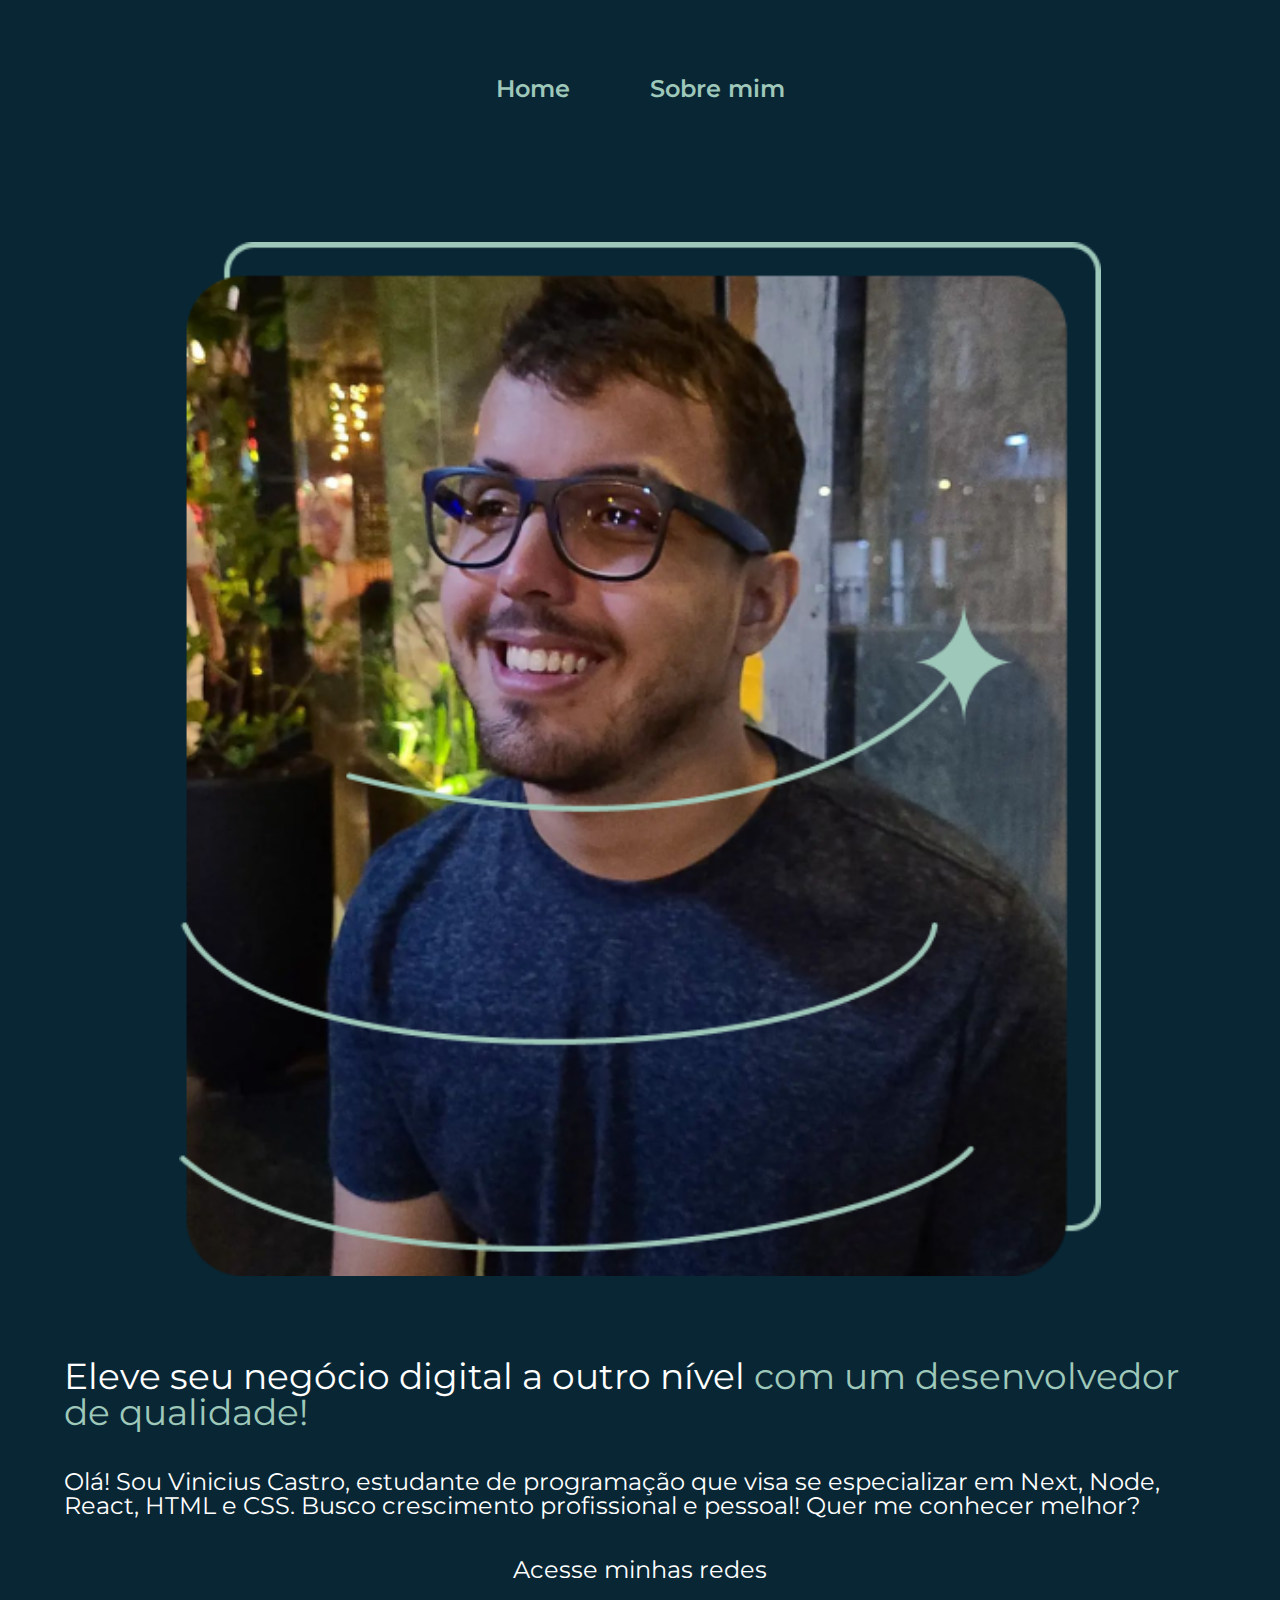
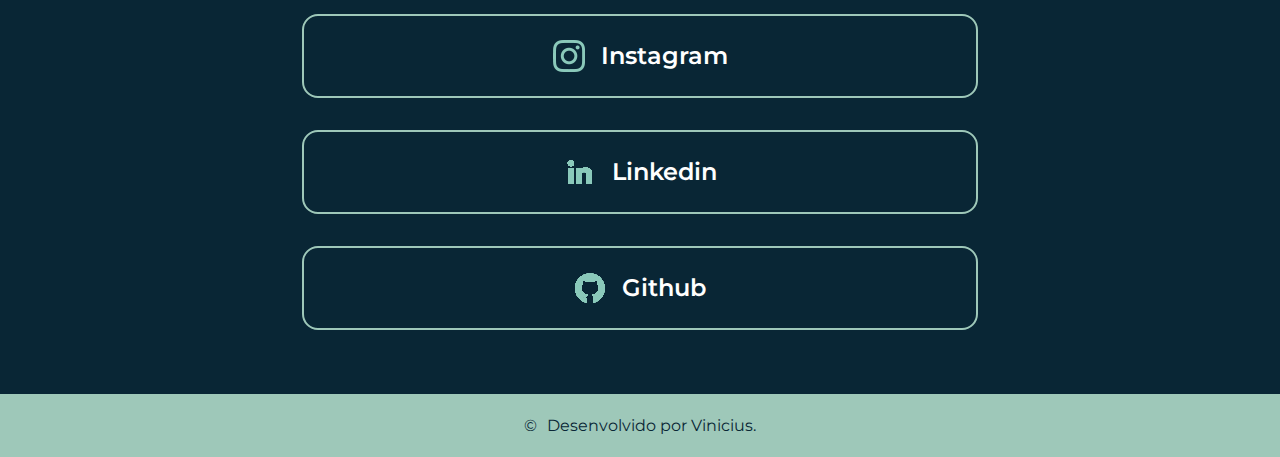
<file: index.html>
<!DOCTYPE html>
<html lang="pt-br">

<head>
    <meta charset="UTF-8">
    <meta name="viewport" content="width=device-width, initial-scale=1.0">
    <title>Potifolio</title>

    <link rel="stylesheet" href="css/reset.css">
    <link rel="stylesheet" href="css/style.css">
</head>


<body>

    <header class="cabecalho">
        <nav class="cabecalho__menu">
            <a href="index.html" class="cabecalho__menu__link">Home</a>
            <a href="about.html" class="cabecalho__menu__link">Sobre mim</a>
        </nav>
    </header>

    <main class="apresentacao">
        <section class="apresentacao__conteudo">

            <h1 class="apresentacao__conteudo__titulo">Eleve seu negócio digital a outro nível <strong
                    class="destaque_titulo">com um desenvolvedor de qualidade!</strong></h1>

            <p class="apresentacao__conteudo__paragrafo">Olá! Sou Vinicius Castro, estudante de programação que visa
                se especializar em Next, Node, React, HTML e CSS. Busco crescimento profissional e pessoal! 
                Quer me conhecer melhor?</p>

            <div class="apresentacao__conteudo__links">
                <h2 class="apresentacao__conteudo__links__subtitulo">Acesse minhas redes</h2>
                <a class="apresentacao__conteudo__links__botoes" href="https://instagram.com/vinifcastro_">
                    <img src="img/instagram.png" alt="instagram logo"
                        class="apresentacao__conteudo__links__instagram">Instagram</a>
                <a class="apresentacao__conteudo__links__botoes"
                    href="https://www.linkedin.com/in/vinicius-castro-891485192"><img src="img/Logo linkedin.png"
                        alt="linkedin logo">Linkedin</a>
                <a class="apresentacao__conteudo__links__botoes" href="https://github.com/vinifcastro"><img
                        src="img/Logo Github.png" alt="Github logo">Github</a>
            </div>

        </section>

        <img class="apresentacao__imagem" src="img/Imagem.png" alt="Imagem do Vinicius">


    </main>

    <footer class="rodape">
        <span>&copy</span>
        <p>Desenvolvido por Vinicius.</p>
    </footer>

</body>

</html>
</file>
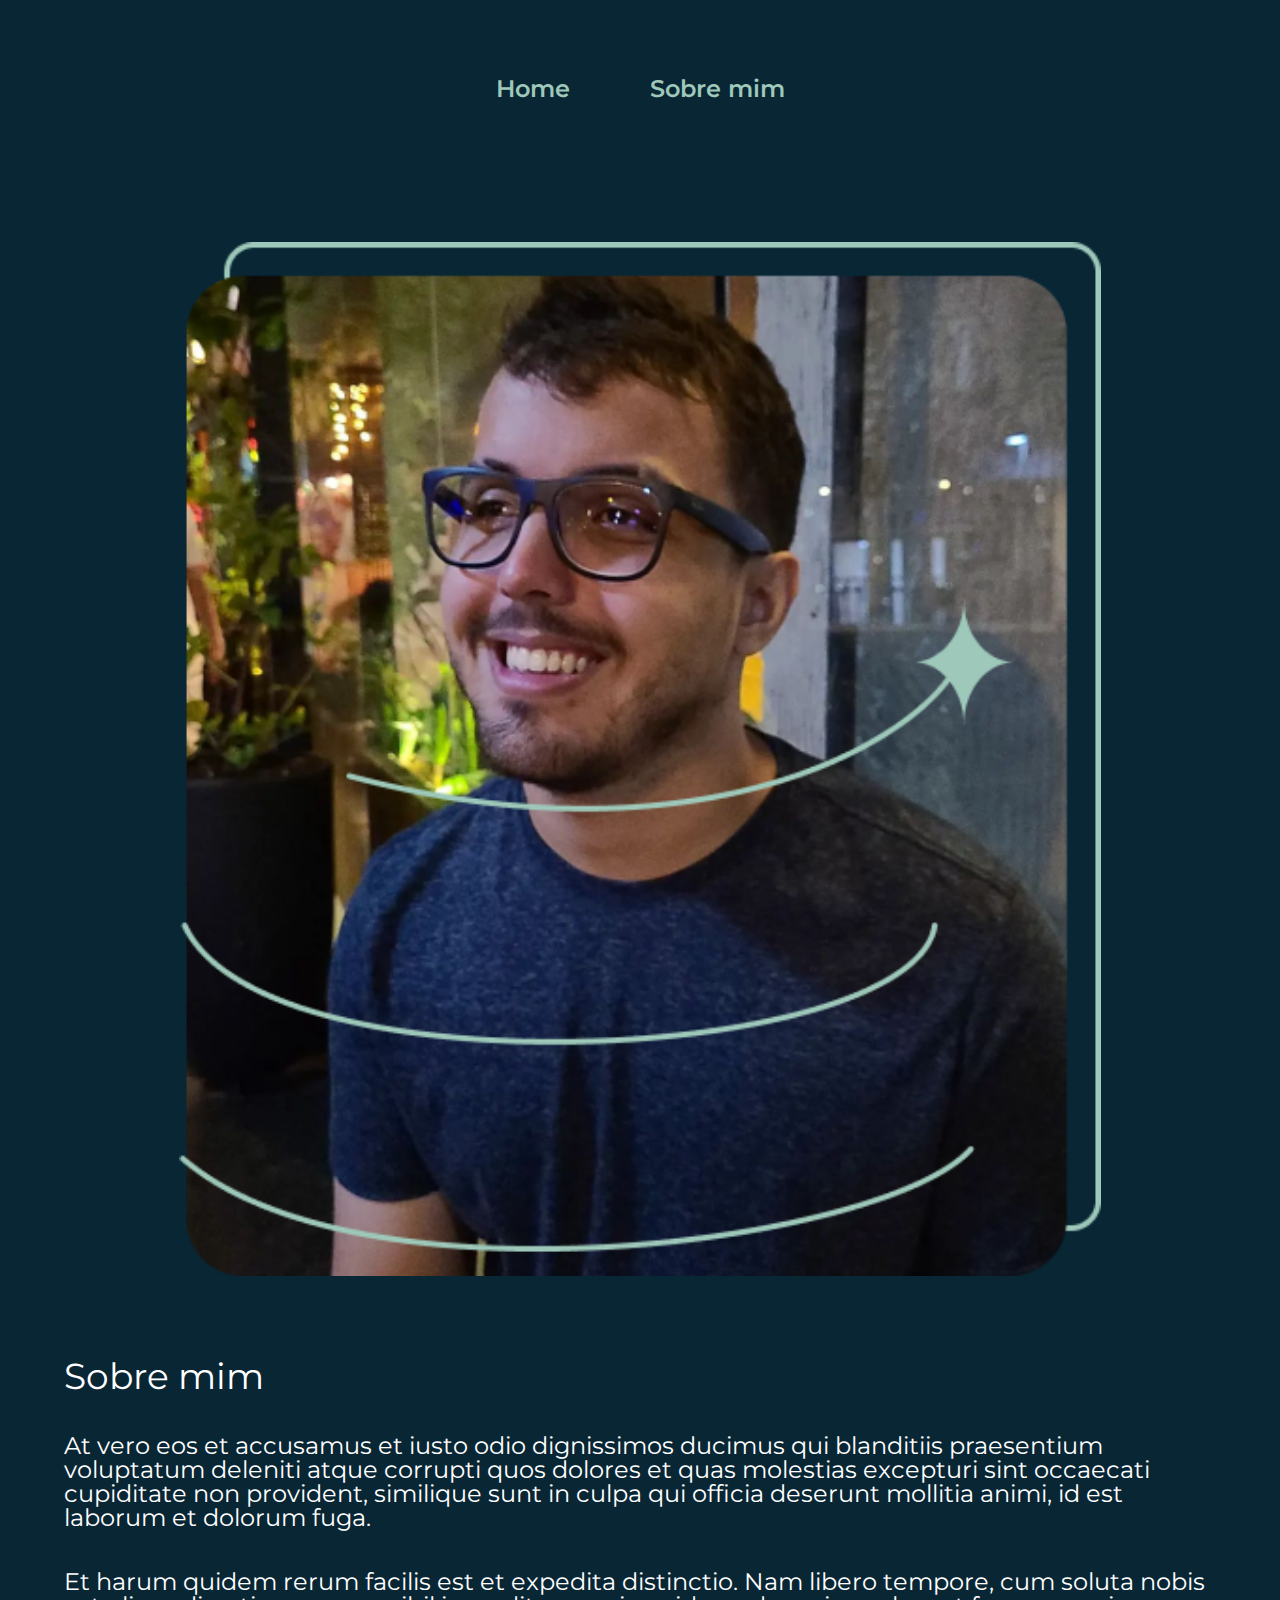
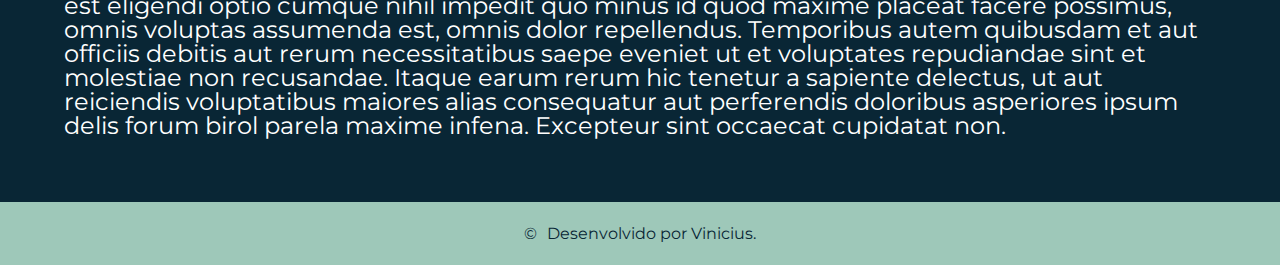
<file: about.html>
<!DOCTYPE html>
<html lang="pt-br">

<head>
    <meta charset="UTF-8">
    <meta name="viewport" content="width=device-width, initial-scale=1.0">
    <title>Sobre mim</title>

    <link rel="stylesheet" href="css/reset.css">
    <link rel="stylesheet" href="css/style.css">
</head>

<body>

    <header class="cabecalho">
        <nav class="cabecalho__menu">
            <a href="index.html" class="cabecalho__menu__link">Home</a>
            <a href="about.html" class="cabecalho__menu__link">Sobre mim</a>
        </nav>
    </header>

    <main class="apresentacao">
        <section class="apresentacao__conteudo">
            <h1 class="apresentacao__conteudo__titulo">Sobre mim</h1>
            <p class="apresentacao__conteudo__paragrafo">At vero eos et accusamus et iusto odio dignissimos ducimus qui blanditiis praesentium voluptatum deleniti
                atque corrupti quos dolores et quas molestias excepturi sint occaecati cupiditate non provident, similique
                sunt in culpa qui officia deserunt mollitia animi, id est laborum et dolorum fuga.</p>
            <p class="apresentacao__conteudo__paragrafo">Et harum quidem rerum facilis est et expedita distinctio. Nam libero tempore, cum soluta nobis est eligendi
                optio cumque nihil impedit quo minus id quod maxime placeat facere possimus, omnis voluptas assumenda est,
                omnis dolor repellendus. Temporibus autem quibusdam et aut officiis debitis aut rerum necessitatibus saepe
                eveniet ut et voluptates repudiandae sint et molestiae non recusandae. Itaque earum rerum hic tenetur a
                sapiente delectus, ut aut reiciendis voluptatibus maiores alias consequatur aut perferendis doloribus
                asperiores ipsum delis forum birol parela maxime infena. Excepteur sint occaecat cupidatat non.</p>
        </section>

        <img class="apresentacao__imagem" src="img/Imagem.png" alt="Imagem do Vinicius">
        
    </main>

    <footer class="rodape">
        <span>&copy</span>
        <p>Desenvolvido por Vinicius.</p>
    </footer>
</body>

</html>
</file>
<file: css/style.css>
@import url('https://fonts.googleapis.com/css2?family=Krona+One&family=Montserrat:wght@100;400&display=swap');

:root {
    --cor-principal: #092635;
    --cor-secundaria: #ffffff;
    --cor-terciaria: #9EC8B9;
    --cor-hover: #1B4242;

    --fonte-titulo: 'Krona One', sans-serif;
    --fonte-paragrafo: 'Montserrat', sans-serif;
}

body {
    display: flex;
    flex-direction: column;
    height: 100vh;/*  Colocar o body do tamanho da tela do dispositivo (legal ser padrão) */
    box-sizing: border-box; /* Mantém todo o conteudo da pagina, dentro dela (legal ser padrão) */
    background-color: var(--cor-principal);
    color: var(--cor-secundaria);
}

.destaque_titulo {
    color: var(--cor-terciaria);
}

.apresentacao {
    display: flex;
    align-items: center;
    justify-content: space-between;
    gap: 82px;
    padding: 4% 15%;
}

.apresentacao__conteudo {
    width: 50%;
    display: flex;
    flex-direction: column;
    gap: 40px;
}

.apresentacao__conteudo__titulo {
    font-size: 2.25rem;
    font-family: var(--fonte-paragrafo);
}

.apresentacao__conteudo__paragrafo{
    font-size: 1.5rem;
    font-family: var(--fonte-paragrafo);
}

.apresentacao__conteudo__links{
    display: flex;
    justify-content: space-between;
    flex-direction: column;
    align-items: center;
    gap: 32px;
}

.apresentacao__conteudo__links__botoes {
    /* background-color: var(--cor-terciaria); */
    display: flex;
    gap: 16px;
    align-items: center;
    justify-content: center;
    border: 2px solid var(--cor-terciaria);
    width: 50%;
    text-align: center;
    border-radius: 16px;
    font-size: 1.5rem;
    padding: 1rem 0;
    font-weight: 600;
    text-decoration: none;
    color: #FFFFFF;
    font-family: var(--fonte-paragrafo);
    position: relative;
}

.apresentacao__conteudo__links__botoes:hover {
    background-color: var(--cor-hover);
    transition: 0.7s;
}

.apresentacao__conteudo__links__subtitulo {
    font-family: var(--fonte-paragrafo);
    font-weight: 400;
    font-size: 1.5rem;
}

.apresentacao__conteudo__links__instagram {
    width: 32px;
    height: 32px;
}

.apresentacao__imagem {
    width: 50%;
}

.rodape {
    display: flex;
    margin-top: auto;
    justify-content: center;
    gap: 10px;
    background-color: var(--cor-terciaria);
    width: 100%;
    font-family: 'Montserrat', sans-serif;
    font-weight: 400;
    color: var(--cor-principal);
    padding: 23.64px 0;
}

.cabecalho {
    padding: 2% 0 0 15%;
}

.cabecalho__menu {
    display: flex;
    gap: 80px;
}

.cabecalho__menu__link {
    font-family: 'Montserrat', sans-serif;
    font-weight: 600;
    font-size: 1.5rem;
    color: var(--cor-terciaria);
    text-decoration: none;
}

@media (max-width: 1348px) {
    
    .cabecalho {
        padding: 6%;
    }

    .cabecalho__menu {
        justify-content: center;
    }

    .apresentacao {
        flex-direction: column-reverse;
        justify-content: center;
        padding: 5%;
    }
    .apresentacao__conteudo {
        width: auto;
    }

    .apresentacao__conteudo__links__botoes {
        padding: 1.5rem 3rem;
    }

    .apresentacao__imagem {
        width: 80%;
    }
}
</file>
